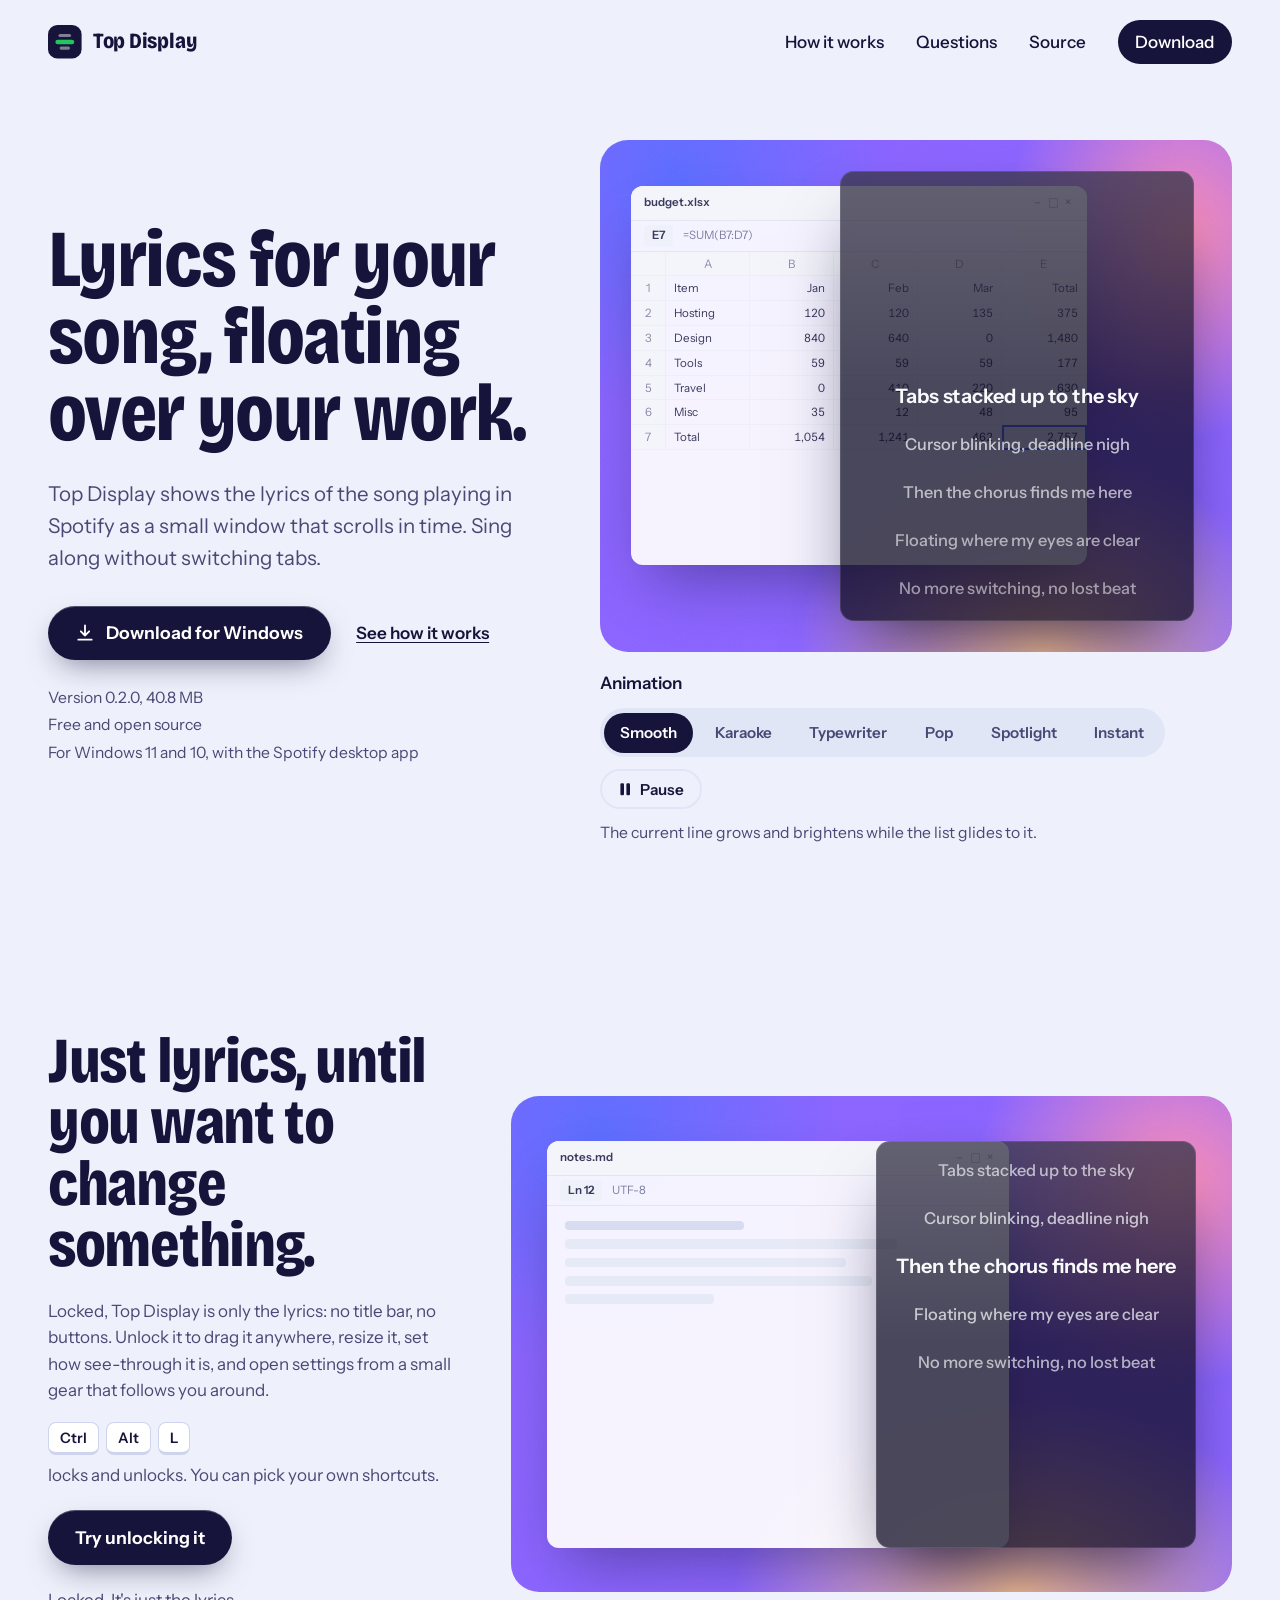
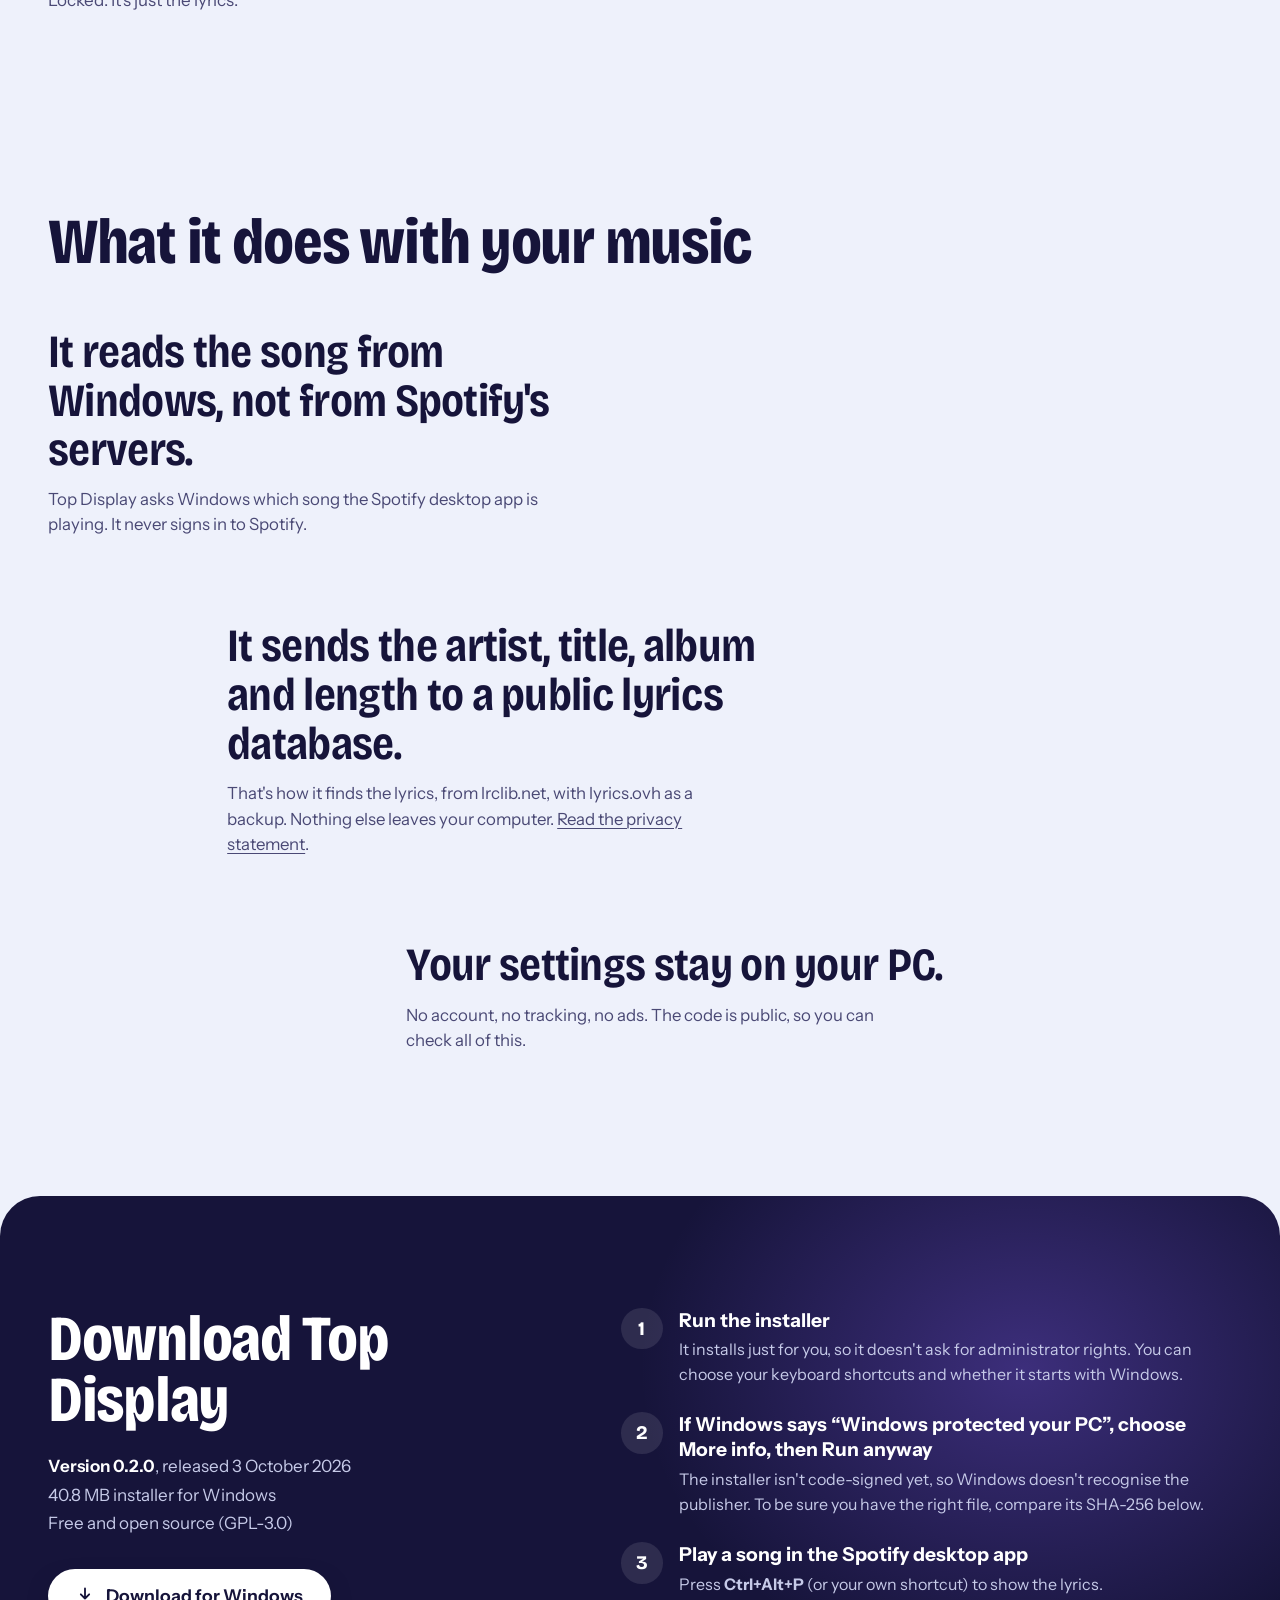
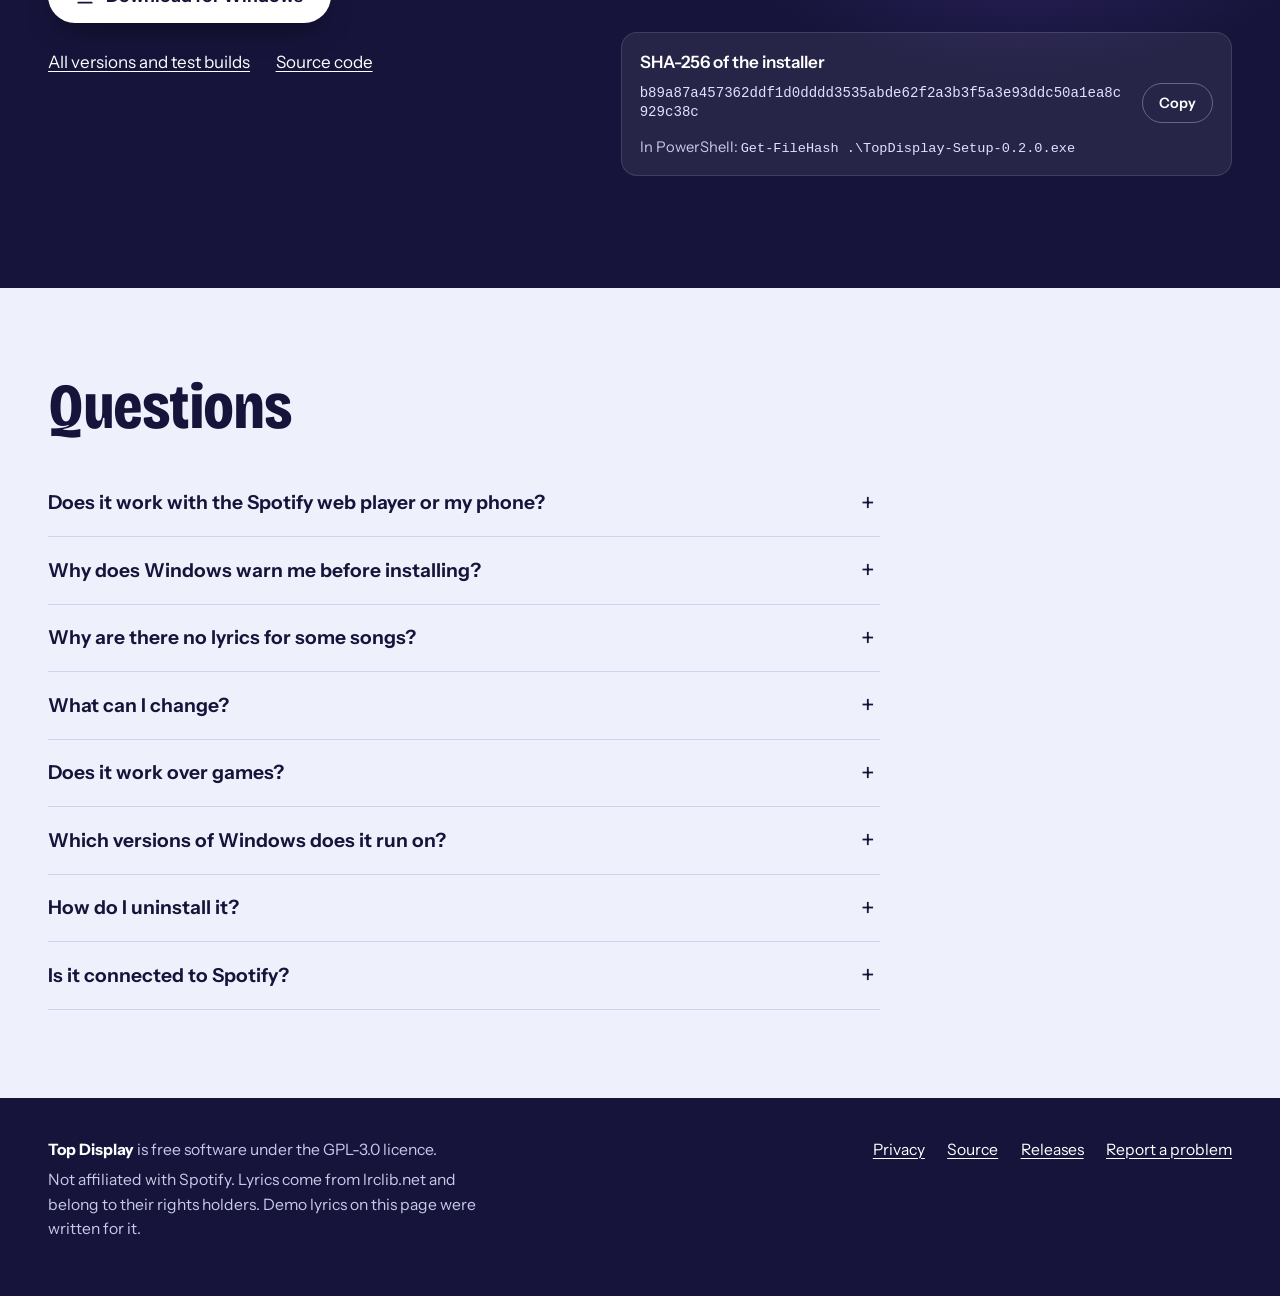
<file: site/index.html>
<!doctype html>
<html lang="en">
<head>
<meta charset="utf-8">
<meta name="viewport" content="width=device-width, initial-scale=1">
<title>Top Display: synced lyrics that float over your work</title>
<meta name="description" content="Top Display is a free Windows app that shows the lyrics of the song playing in Spotify as a small floating window, scrolling in time. Sing along without switching windows.">
<meta name="theme-color" content="#eef1fb">
<link rel="icon" href="assets/favicon.svg" type="image/svg+xml">
<link rel="preload" href="assets/fonts/display.woff2" as="font" type="font/woff2" crossorigin>
<link rel="stylesheet" href="assets/site.css">
<meta property="og:type" content="website">
<meta property="og:title" content="Top Display: synced lyrics that float over your work">
<meta property="og:description" content="A free Windows app that shows the lyrics of your Spotify song as a small floating window, scrolling in time.">
<meta property="og:image" content="https://top-display.vercel.app/assets/og.png">
<meta name="twitter:card" content="summary_large_image">
<script type="application/ld+json">
{"@context":"https://schema.org","@type":"SoftwareApplication","name":"Top Display","applicationCategory":"MultimediaApplication","operatingSystem":"Windows 10, Windows 11","offers":{"@type":"Offer","price":"0","priceCurrency":"USD"},"license":"https://www.gnu.org/licenses/gpl-3.0.html","codeRepository":"https://github.com/anant-agarwal12/top-display"}
</script>
</head>
<body>
<a class="skip" href="#main">Skip to content</a>

<header class="wrap top">
  <a class="brand" href="./" aria-label="Top Display, home">
    <svg viewBox="0 0 32 32" aria-hidden="true"><rect width="32" height="32" rx="9" fill="#16143a"/><rect x="10" y="8.5" width="12" height="3" rx="1.5" fill="#fff" opacity=".45"/><rect x="7" y="14" width="18" height="4.4" rx="2.2" fill="#22c55e"/><rect x="11" y="20.5" width="10" height="3" rx="1.5" fill="#fff" opacity=".45"/></svg>
    Top Display
  </a>
  <nav aria-label="Main">
    <a href="#make">How it works</a>
    <a href="#faq">Questions</a>
    <a href="https://github.com/anant-agarwal12/top-display">Source</a>
    <a class="pill" href="#download">Download</a>
  </nav>
</header>

<main id="main">

<!-- ===== hero: the product, running ===== -->
<section class="hero" aria-labelledby="h-hero">
  <div class="wrap hero__grid">
    <div class="hero__copy">
      <h1 id="h-hero">Lyrics for your song, floating over your work.</h1>
      <p class="hero__lede">Top Display shows the lyrics of the song playing in Spotify as a small window that scrolls in time. Sing along without switching tabs.</p>
      <div class="hero__actions">
        <a class="btn" href="https://github.com/anant-agarwal12/top-display/releases/latest" data-release-link>
          <svg viewBox="0 0 24 24" fill="none" stroke="currentColor" stroke-width="2.2" stroke-linecap="round" stroke-linejoin="round" aria-hidden="true"><path d="M12 3v12m0 0-5-5m5 5 5-5M4 20h16"/></svg>
          Download for Windows
        </a>
        <a class="link" href="#make">See how it works</a>
      </div>
      <ul class="hero__facts">
        <li>Version <span data-release="version">0.2.0</span>, <span data-release="size">40.8 MB</span></li>
        <li>Free and open source</li>
        <li>For Windows 11 and 10, with the Spotify desktop app</li>
      </ul>
    </div>

    <div class="hero__stage">
      <div class="stage" role="img" aria-label="Demo: the Top Display window floating over a spreadsheet, scrolling lyrics in time with a song.">
        <div class="work" aria-hidden="true">
          <div class="work__bar"><span>budget.xlsx</span><i>&ndash; &#9633; &times;</i></div>
          <div class="work__formula"><b>E7</b> <span>=SUM(B7:D7)</span></div>
          <div class="work__grid">
            <span class="h"></span><span class="h">A</span><span class="h">B</span><span class="h">C</span><span class="h">D</span><span class="h">E</span>
            <span class="h">1</span><span>Item</span><span class="n">Jan</span><span class="n">Feb</span><span class="n">Mar</span><span class="n">Total</span>
            <span class="h">2</span><span>Hosting</span><span class="n">120</span><span class="n">120</span><span class="n">135</span><span class="n">375</span>
            <span class="h">3</span><span>Design</span><span class="n">840</span><span class="n">640</span><span class="n">0</span><span class="n">1,480</span>
            <span class="h">4</span><span>Tools</span><span class="n">59</span><span class="n">59</span><span class="n">59</span><span class="n">177</span>
            <span class="h">5</span><span>Travel</span><span class="n">0</span><span class="n">410</span><span class="n">220</span><span class="n">630</span>
            <span class="h">6</span><span>Misc</span><span class="n">35</span><span class="n">12</span><span class="n">48</span><span class="n">95</span>
            <span class="h">7</span><span>Total</span><span class="n">1,054</span><span class="n">1,241</span><span class="n">462</span><span class="n sel">2,757</span>
          </div>
        </div>
        <div class="panel" aria-hidden="true">
          <div class="lyrics" id="demo" data-style="smooth" data-mode="none"><div class="track" id="demo-track"></div></div>
        </div>
      </div>
      <div class="controls">
        <span class="controls__label" id="style-label">Animation</span>
        <div class="seg" role="radiogroup" aria-labelledby="style-label" id="style-seg"></div>
        <button class="pause" type="button" id="pause" aria-pressed="false">
          <svg viewBox="0 0 12 12" fill="currentColor" aria-hidden="true" id="pause-icon"><rect x="2" y="1" width="3" height="10" rx="1"/><rect x="7" y="1" width="3" height="10" rx="1"/></svg>
          <span id="pause-text">Pause</span>
        </button>
        <p class="controls__hint" id="style-hint" aria-live="polite"></p>
      </div>
    </div>
  </div>
</section>

<!-- ===== unlock, move, settings ===== -->
<section class="section" id="make" aria-labelledby="h-make">
  <div class="wrap make__grid">
    <div class="make__copy">
      <h2 id="h-make">Just lyrics, until you want to change something.</h2>
      <p style="margin-top:1.4rem;color:var(--ink-soft)">Locked, Top Display is only the lyrics: no title bar, no buttons. Unlock it to drag it anywhere, resize it, set how see-through it is, and open settings from a small gear that follows you around.</p>
      <div class="keycaps" aria-label="Default shortcut">
        <span class="key">Ctrl</span><span class="key">Alt</span><span class="key">L</span>
      </div>
      <p style="color:var(--ink-soft);margin:0">locks and unlocks. You can pick your own shortcuts.</p>
      <button class="btn" type="button" id="unlock-btn" aria-pressed="false" style="margin-top:1.4rem">Try unlocking it</button>
      <p class="make__state" id="make-state" aria-live="polite">Locked. It's just the lyrics.</p>
    </div>

    <div class="stage stage--make stage--round" id="make-stage" data-unlocked="false">
      <div class="work" aria-hidden="true">
        <div class="work__bar"><span>notes.md</span><i>&ndash; &#9633; &times;</i></div>
        <div class="work__formula"><b>Ln 12</b> <span>UTF-8</span></div>
        <div style="padding:.9rem 1.1rem;display:grid;gap:.55rem;align-content:start">
          <span style="height:.6rem;width:42%;background:#d8dcf0;border-radius:4px"></span>
          <span style="height:.6rem;width:78%;background:#e6e9f6;border-radius:4px"></span>
          <span style="height:.6rem;width:66%;background:#e6e9f6;border-radius:4px"></span>
          <span style="height:.6rem;width:72%;background:#e6e9f6;border-radius:4px"></span>
          <span style="height:.6rem;width:35%;background:#e6e9f6;border-radius:4px"></span>
        </div>
      </div>
      <div class="dim" aria-hidden="true"></div>
      <div class="panel" aria-hidden="true">
        <div class="opacity-bar"></div>
        <div class="lyrics" data-mode="none" id="static-lyrics"><div class="track" style="--y:6px">
          <div class="line" style="--a:.66">Tabs stacked up to the sky</div>
          <div class="line" style="--a:.72">Cursor blinking, deadline nigh</div>
          <div class="line is-now" style="--a:1;--s:1.22">Then the chorus finds me here</div>
          <div class="line" style="--a:.72">Floating where my eyes are clear</div>
          <div class="line" style="--a:.66">No more switching, no lost beat</div>
        </div></div>
      </div>
      <button class="gear" type="button" id="gear" aria-label="Settings" aria-expanded="false" aria-controls="pane" tabindex="-1">
        <svg viewBox="-12 -12 24 24" aria-hidden="true"><defs><mask id="gm"><rect x="-12" y="-12" width="24" height="24" fill="#fff"/><circle r="3" fill="#000"/></mask></defs><g mask="url(#gm)" fill="currentColor"><circle r="6.6"/><g id="teeth"></g></g></svg>
      </button>
      <div class="pane" id="pane" hidden role="group" aria-label="Settings">
        <div class="cap">Now playing</div>
        <div class="song">Then the chorus finds me</div>
        <div class="artist">Demo lyrics</div>
        <div class="pane__tabs" role="tablist" aria-label="Settings pages">
          <button type="button" role="tab" aria-selected="true" data-tab="lyrics">Lyrics</button>
          <button type="button" role="tab" aria-selected="false" data-tab="keys">Shortcuts</button>
          <button type="button" role="tab" aria-selected="false" data-tab="general">General</button>
        </div>
        <div class="pane__page" data-page="lyrics">
          <div class="cap">Animation</div>
          <select id="pane-style" aria-label="Lyric animation style"></select>
          <div class="hint" id="pane-hint"></div>
        </div>
        <div class="pane__page" data-page="keys" hidden>
          <div class="cap">Keyboard shortcuts</div>
          <div class="row"><span>Start / stop</span><select aria-label="Start and stop, modifier keys"><option>Ctrl + Alt</option><option>Ctrl + Shift</option></select><select aria-label="Start and stop, key"><option>P</option></select></div>
          <div class="row"><span>Lock / unlock</span><select aria-label="Lock and unlock, modifier keys"><option>Ctrl + Alt</option><option>Ctrl + Shift</option></select><select aria-label="Lock and unlock, key"><option>L</option></select></div>
          <div class="hint">Change either one. If another program already uses it, you'll be told.</div>
        </div>
        <div class="pane__page" data-page="general" hidden>
          <div class="cap">Window</div>
          <button class="act" type="button">Reset window position and size</button>
          <div class="cap" style="margin-top:.5rem">Files</div>
          <button class="act" type="button">Open settings folder</button>
        </div>
        <button class="quit" type="button">Quit Top Display</button>
      </div>
    </div>
  </div>
</section>

<!-- ===== what it does and doesn't do ===== -->
<section class="plain" aria-labelledby="h-plain">
  <div class="wrap">
    <h2 id="h-plain" class="section__head" style="margin-bottom:clamp(2rem,5vw,3.5rem)">What it does with your music</h2>
    <div class="plain__list">
      <p class="plain__item">It reads the song from Windows, not from Spotify's servers.
        <small>Top Display asks Windows which song the Spotify desktop app is playing. It never signs in to Spotify.</small></p>
      <p class="plain__item">It sends the artist, title, album and length to a public lyrics database.
        <small>That's how it finds the lyrics, from lrclib.net, with lyrics.ovh as a backup. Nothing else leaves your computer. <a href="privacy.html">Read the privacy statement</a>.</small></p>
      <p class="plain__item">Your settings stay on your PC.
        <small>No account, no tracking, no ads. The code is public, so you can check all of this.</small></p>
    </div>
  </div>
</section>

<!-- ===== download ===== -->
<section class="night" id="download" aria-labelledby="h-dl">
  <div class="wrap night__grid">
    <div>
      <h2 id="h-dl">Download Top Display</h2>
      <div class="night__meta">
        <span><strong>Version <span data-release="version">0.2.0</span></strong>, released <span data-release="date">3 October 2026</span></span>
        <span><span data-release="size">40.8 MB</span> installer for Windows</span>
        <span>Free and open source (GPL-3.0)</span>
      </div>
      <a class="btn btn--light" href="https://github.com/anant-agarwal12/top-display/releases/latest" data-release-link>
        <svg viewBox="0 0 24 24" fill="none" stroke="currentColor" stroke-width="2.2" stroke-linecap="round" stroke-linejoin="round" aria-hidden="true"><path d="M12 3v12m0 0-5-5m5 5 5-5M4 20h16"/></svg>
        Download for Windows
      </a>
      <div class="night__links">
        <a href="https://github.com/anant-agarwal12/top-display/releases">All versions and test builds</a>
        <a href="https://github.com/anant-agarwal12/top-display">Source code</a>
      </div>
    </div>

    <div>
      <ol class="steps">
        <li>
          <div><h3>Run the installer</h3>
          <p>It installs just for you, so it doesn't ask for administrator rights. You can choose your keyboard shortcuts and whether it starts with Windows.</p></div>
        </li>
        <li>
          <div><h3>If Windows says &ldquo;Windows protected your PC&rdquo;, choose More info, then Run anyway</h3>
          <p>The installer isn't code-signed yet, so Windows doesn't recognise the publisher. To be sure you have the right file, compare its SHA-256 below.</p></div>
        </li>
        <li>
          <div><h3>Play a song in the Spotify desktop app</h3>
          <p>Press <strong>Ctrl+Alt+P</strong> (or your own shortcut) to show the lyrics.</p></div>
        </li>
      </ol>
      <div class="sha">
        <span class="sha__label" id="sha-label">SHA-256 of the installer</span>
        <div class="sha__row">
          <code id="sha" aria-labelledby="sha-label" data-release="sha">b89a87a457362ddf1d0dddd3535abde62f2a3b3f5a3e93ddc50a1ea8c929c38c</code>
          <button type="button" id="copy-sha">Copy</button>
        </div>
        <p style="margin:.8rem 0 0;font-size:.92rem">In PowerShell: <code style="flex:none;font-size:.85rem">Get-FileHash .\TopDisplay-Setup-<span data-release="version">0.2.0</span>.exe</code></p>
      </div>
    </div>
  </div>
</section>

<!-- ===== questions ===== -->
<section class="section" id="faq" aria-labelledby="h-faq">
  <div class="wrap">
    <h2 id="h-faq" class="section__head" style="margin-bottom:2rem">Questions</h2>
    <div class="faq">
      <details>
        <summary>Does it work with the Spotify web player or my phone?</summary>
        <div><p>No. Top Display reads the song from Windows, and only the Spotify desktop app reports it there. It doesn't see what you play on your phone or in a browser.</p></div>
      </details>
      <details>
        <summary>Why does Windows warn me before installing?</summary>
        <div><p>The installer isn't code-signed yet, and Windows warns about any file from a publisher it doesn't know. Check the SHA-256 above against your download to know it's unchanged. The source is public, and the installer is built from it.</p></div>
      </details>
      <details>
        <summary>Why are there no lyrics for some songs?</summary>
        <div><p>The lyrics come from a community database, lrclib.net. Newer, rarer or instrumental songs may not be in it yet. When that happens the window says so, and tries again later.</p></div>
      </details>
      <details>
        <summary>What can I change?</summary>
        <div><p>Unlock it with Ctrl+Alt+L and click the gear. You can pick the lyric animation, change both keyboard shortcuts, reset the window, and open the settings folder. The slider along the top sets how see-through the background is. At zero, it's just the text.</p></div>
      </details>
      <details>
        <summary>Does it work over games?</summary>
        <div><p>It stays on top of normal windows, including borderless windowed games. A game running in exclusive fullscreen can hide any overlay, this one included.</p></div>
      </details>
      <details>
        <summary>Which versions of Windows does it run on?</summary>
        <div><p>It's built for Windows 11 and should run on Windows 10, since it uses the system media session. It has only been tested on Windows 11 so far.</p></div>
      </details>
      <details>
        <summary>How do I uninstall it?</summary>
        <div><p>Open Settings, then Apps, find Top Display and uninstall. It asks whether to delete your settings and saved lyrics too.</p></div>
      </details>
      <details>
        <summary>Is it connected to Spotify?</summary>
        <div><p>No. Top Display is an independent project. It isn't made, endorsed or supported by Spotify. It's free software under the GPL-3.0 licence.</p></div>
      </details>
    </div>
  </div>
</section>

</main>

<footer class="foot">
  <div class="wrap">
    <div>
      <p><strong style="color:#fff">Top Display</strong> is free software under the GPL-3.0 licence.</p>
      <p>Not affiliated with Spotify. Lyrics come from lrclib.net and belong to their rights holders. Demo lyrics on this page were written for it.</p>
    </div>
    <nav aria-label="Footer">
      <a href="privacy.html">Privacy</a>
      <a href="https://github.com/anant-agarwal12/top-display">Source</a>
      <a href="https://github.com/anant-agarwal12/top-display/releases">Releases</a>
      <a href="https://github.com/anant-agarwal12/top-display/issues">Report a problem</a>
    </nav>
  </div>
</footer>

<script src="assets/demo.js" defer></script>
<script src="assets/download.js" defer></script>
</body>
</html>
</file>
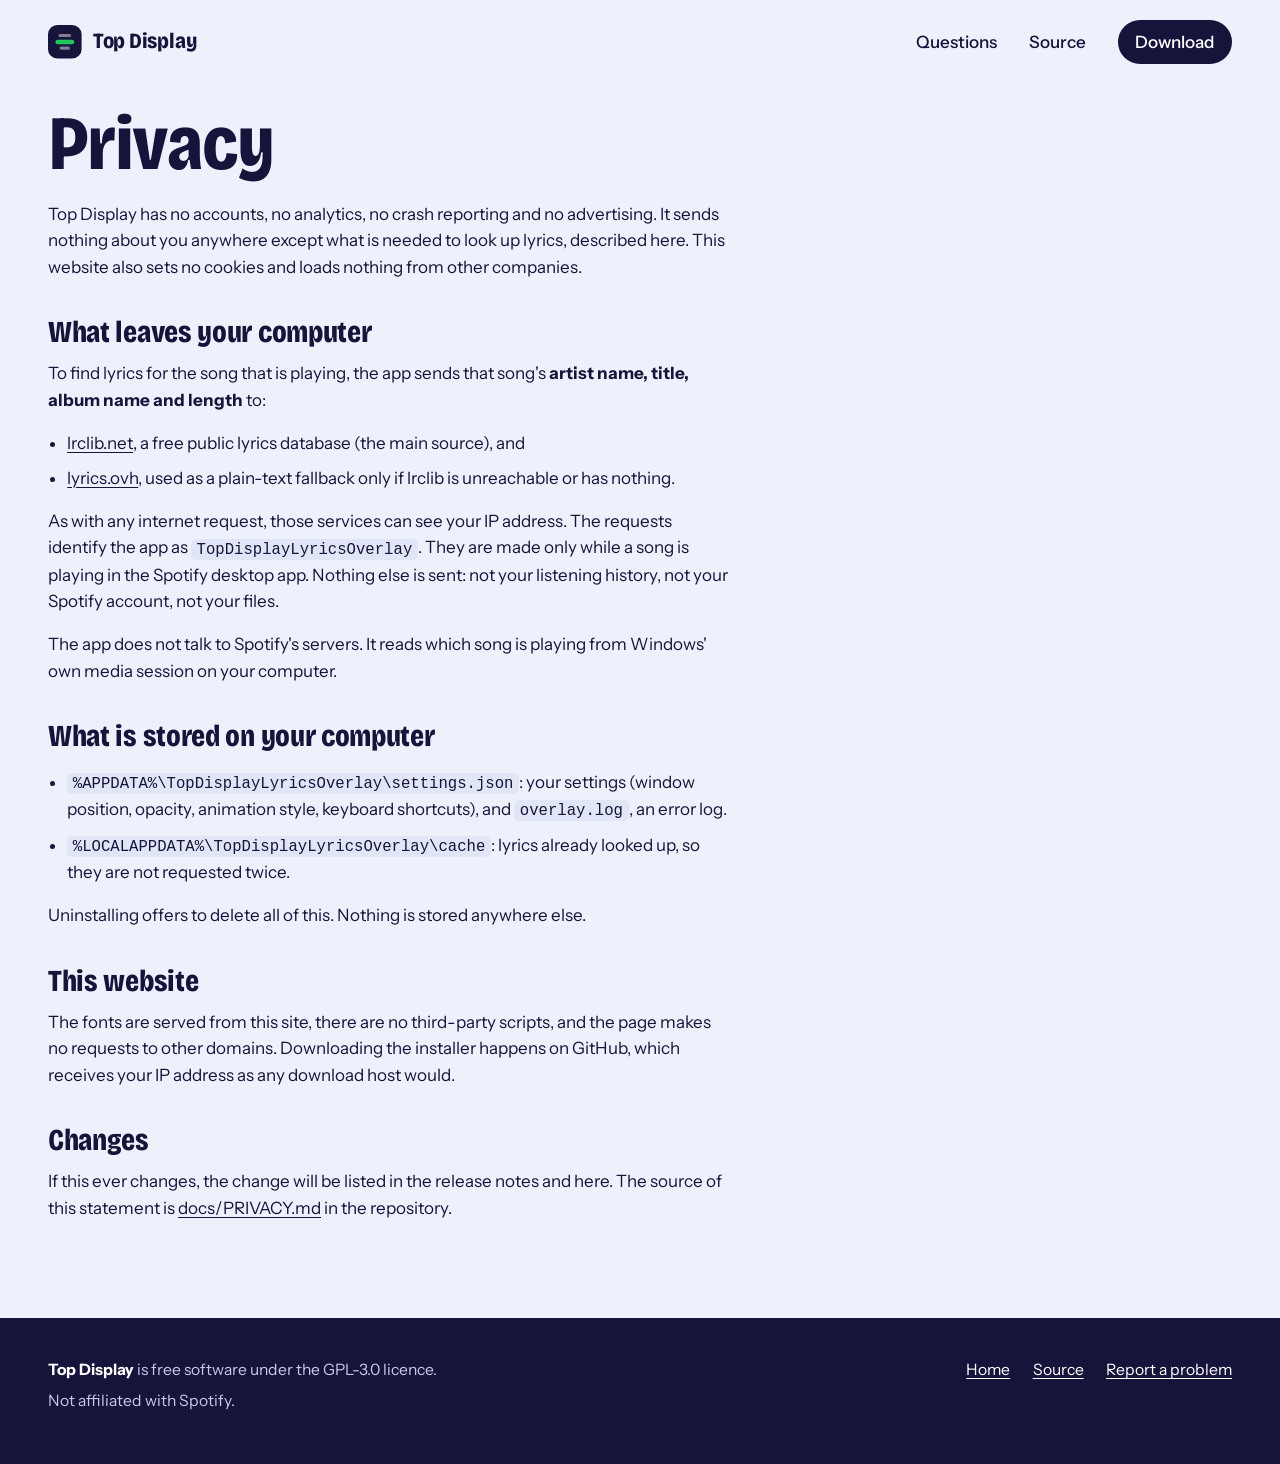
<file: site/privacy.html>
<!doctype html>
<html lang="en">
<head>
<meta charset="utf-8">
<meta name="viewport" content="width=device-width, initial-scale=1">
<title>Privacy: Top Display</title>
<meta name="description" content="What Top Display sends over the internet, and what it stores on your computer.">
<meta name="theme-color" content="#eef1fb">
<link rel="icon" href="assets/favicon.svg" type="image/svg+xml">
<link rel="preload" href="assets/fonts/display.woff2" as="font" type="font/woff2" crossorigin>
<link rel="stylesheet" href="assets/site.css">
</head>
<body>
<a class="skip" href="#main">Skip to content</a>
<header class="wrap top">
  <a class="brand" href="./" aria-label="Top Display, home">
    <svg viewBox="0 0 32 32" aria-hidden="true"><rect width="32" height="32" rx="9" fill="#16143a"/><rect x="10" y="8.5" width="12" height="3" rx="1.5" fill="#fff" opacity=".45"/><rect x="7" y="14" width="18" height="4.4" rx="2.2" fill="#22c55e"/><rect x="11" y="20.5" width="10" height="3" rx="1.5" fill="#fff" opacity=".45"/></svg>
    Top Display
  </a>
  <nav aria-label="Main"><a href="./#faq">Questions</a><a href="https://github.com/anant-agarwal12/top-display">Source</a><a class="pill" href="./#download">Download</a></nav>
</header>

<main id="main" class="wrap doc">
  <h1>Privacy</h1>
  <p>Top Display has no accounts, no analytics, no crash reporting and no advertising. It sends nothing about you anywhere except what is needed to look up lyrics, described here. This website also sets no cookies and loads nothing from other companies.</p>

  <h2>What leaves your computer</h2>
  <p>To find lyrics for the song that is playing, the app sends that song's <strong>artist name, title, album name and length</strong> to:</p>
  <ul>
    <li><a href="https://lrclib.net">lrclib.net</a>, a free public lyrics database (the main source), and</li>
    <li><a href="https://lyrics.ovh">lyrics.ovh</a>, used as a plain-text fallback only if lrclib is unreachable or has nothing.</li>
  </ul>
  <p>As with any internet request, those services can see your IP address. The requests identify the app as <code>TopDisplayLyricsOverlay</code>. They are made only while a song is playing in the Spotify desktop app. Nothing else is sent: not your listening history, not your Spotify account, not your files.</p>
  <p>The app does not talk to Spotify's servers. It reads which song is playing from Windows' own media session on your computer.</p>

  <h2>What is stored on your computer</h2>
  <ul>
    <li><code>%APPDATA%\TopDisplayLyricsOverlay\settings.json</code>: your settings (window position, opacity, animation style, keyboard shortcuts), and <code>overlay.log</code>, an error log.</li>
    <li><code>%LOCALAPPDATA%\TopDisplayLyricsOverlay\cache</code>: lyrics already looked up, so they are not requested twice.</li>
  </ul>
  <p>Uninstalling offers to delete all of this. Nothing is stored anywhere else.</p>

  <h2>This website</h2>
  <p>The fonts are served from this site, there are no third-party scripts, and the page makes no requests to other domains. Downloading the installer happens on GitHub, which receives your IP address as any download host would.</p>

  <h2>Changes</h2>
  <p>If this ever changes, the change will be listed in the release notes and here. The source of this statement is <a href="https://github.com/anant-agarwal12/top-display/blob/main/docs/PRIVACY.md">docs/PRIVACY.md</a> in the repository.</p>
</main>

<footer class="foot">
  <div class="wrap">
    <div><p><strong style="color:#fff">Top Display</strong> is free software under the GPL-3.0 licence.</p><p>Not affiliated with Spotify.</p></div>
    <nav aria-label="Footer"><a href="./">Home</a><a href="https://github.com/anant-agarwal12/top-display">Source</a><a href="https://github.com/anant-agarwal12/top-display/issues">Report a problem</a></nav>
  </div>
</footer>
</body>
</html>
</file>
<file: site/assets/site.css>
/* Top Display site. Tokens first, then base, then one block per section. */

@font-face {
  font-family: "Bricolage";
  src: url("fonts/display.woff2") format("woff2");
  font-weight: 200 800;
  font-stretch: 75% 100%;
  font-display: swap;
}
@font-face {
  font-family: "Instrument";
  src: url("fonts/body.woff2") format("woff2");
  font-weight: 400 700;
  font-stretch: 75% 100%;
  font-display: swap;
}

:root {
  /* palette */
  --daybreak: #eef1fb;      /* page */
  --daybreak-deep: #e1e6f7; /* wells and fields on the page */
  --ink: #16143a;           /* text, and the night section */
  --ink-soft: #4a4975;      /* secondary text, 7:1 on daybreak */
  --bloom-blue: #5b6cff;
  --bloom-violet: #8a63ff;
  --bloom-pink: #ff8fb8;
  --bloom-peach: #ffc59a;
  --glass: rgba(14, 12, 34, 0.74); /* the product's own panel */
  --sung: #22c55e;                 /* the product's karaoke fill: used only inside demos */
  --focus: #2740ff;

  /* type */
  --display: "Bricolage", "Segoe UI", system-ui, sans-serif;
  --body: "Instrument", "Segoe UI", system-ui, sans-serif;

  /* space and shape */
  --gutter: clamp(1rem, 4vw, 3rem);
  --measure: 62ch;
  --radius-stage: 28px;
  --radius-control: 12px;
}

*,
*::before,
*::after { box-sizing: border-box; }

html { -webkit-text-size-adjust: 100%; scroll-behavior: smooth; }
@media (prefers-reduced-motion: reduce) { html { scroll-behavior: auto; } }

body {
  margin: 0;
  background: var(--daybreak);
  color: var(--ink);
  font-family: var(--body);
  font-size: 1.0625rem;
  line-height: 1.55;
  -webkit-font-smoothing: antialiased;
  text-rendering: optimizeLegibility;
}

img, svg { display: block; max-width: 100%; }
a { color: inherit; text-decoration-thickness: 0.08em; text-underline-offset: 0.18em; }
a:hover { text-decoration-thickness: 0.14em; }
p { margin: 0 0 1em; max-width: var(--measure); }

:focus-visible { outline: 3px solid var(--focus); outline-offset: 3px; border-radius: 6px; }

.skip {
  position: absolute; left: var(--gutter); top: -4rem; z-index: 50;
  background: var(--ink); color: #fff; padding: 0.7rem 1rem; border-radius: 10px;
}
.skip:focus { top: 0.75rem; }

.wrap { width: min(100% - 2 * var(--gutter), 78rem); margin-inline: auto; }

h1, h2, h3 { font-family: var(--display); font-weight: 760; font-stretch: 78%; letter-spacing: -0.02em; margin: 0; line-height: 0.96; }
h1 { font-size: clamp(3rem, 6.3vw, 5.7rem); }
h2 { font-size: clamp(2.3rem, 5vw, 4.2rem); }
h3 { font-size: 1.5rem; line-height: 1.1; font-stretch: 90%; font-weight: 700; }

/* ---------- header ---------- */
.top { display: flex; align-items: center; justify-content: space-between; gap: 1.5rem; padding-block: 1.25rem; }
.brand { display: inline-flex; align-items: center; gap: 0.7rem; text-decoration: none; font-family: var(--display); font-weight: 760; font-stretch: 85%; font-size: 1.35rem; letter-spacing: -0.01em; }
.brand svg { width: 2.1rem; height: 2.1rem; }
.top nav { display: flex; align-items: center; gap: clamp(1rem, 3vw, 2rem); }
.top nav a { text-decoration: none; font-weight: 520; }
.top nav a:hover { text-decoration: underline; }
.top .pill { background: var(--ink); color: #fff; padding: 0.55rem 1.1rem; border-radius: 999px; }
.top .pill:hover { text-decoration: none; background: #26235a; }
@media (max-width: 640px) { .top nav a:not(.pill) { display: none; } }

/* ---------- buttons ---------- */
.btn {
  display: inline-flex; align-items: center; justify-content: center; gap: 0.7rem;
  min-height: 3.4rem; padding: 0.8rem 1.7rem; border-radius: 999px; border: 0; cursor: pointer;
  font: 650 1.1rem/1 var(--body); text-decoration: none;
  background: var(--ink); color: #fff;
  box-shadow: 0 1px 0 rgba(255,255,255,.25) inset, 0 12px 30px -10px rgba(22, 20, 58, .55);
  transition: transform 0.15s ease, box-shadow 0.15s ease, background 0.15s ease;
}
.btn:hover { background: #26235a; transform: translateY(-1px); text-decoration: none; }
.btn:active { transform: translateY(0); }
.btn svg { width: 1.25rem; height: 1.25rem; flex: none; }
.btn--light { background: #fff; color: var(--ink); box-shadow: 0 12px 30px -12px rgba(0, 0, 0, .6); }
.btn--light:hover { background: #f3f4ff; }
.link { font-weight: 600; }

/* ---------- hero ---------- */
.hero { padding-block: clamp(1.5rem, 5vw, 3.5rem) clamp(3rem, 8vw, 6rem); }
.hero__grid { display: grid; grid-template-columns: minmax(0, 5.3fr) minmax(0, 6.7fr); gap: clamp(2rem, 4vw, 4rem); align-items: center; }
.hero__lede { font-size: clamp(1.1rem, 1.6vw, 1.3rem); color: var(--ink-soft); margin-top: 1.6rem; max-width: 34ch; }
.hero__actions { display: flex; flex-wrap: wrap; align-items: center; gap: 1.2rem 1.6rem; margin-top: 2rem; }
.hero__facts { margin: 1.6rem 0 0; padding: 0; list-style: none; color: var(--ink-soft); font-size: 0.98rem; display: grid; gap: 0.2rem; }
@media (max-width: 960px) {
  .hero__grid { grid-template-columns: 1fr; }
}

/* ---------- the stage: a wallpaper with a work window under the product ---------- */
.stage {
  position: relative; overflow: hidden; isolation: isolate;
  border-radius: var(--radius-stage);
  min-height: clamp(26rem, 40vw, 33rem);
  background:
    radial-gradient(55% 75% at 12% 8%, var(--bloom-blue) 0%, transparent 62%),
    radial-gradient(45% 65% at 92% 18%, var(--bloom-pink) 0%, transparent 62%),
    radial-gradient(60% 60% at 70% 100%, var(--bloom-peach) 0%, transparent 65%),
    var(--bloom-violet);
}
.stage::after { /* a little film grain so the gradient feels printed, not generated */
  content: ""; position: absolute; inset: 0; z-index: 0; pointer-events: none; opacity: 0.18; mix-blend-mode: soft-light;
  background-image: url("data:image/svg+xml;utf8,<svg xmlns='http://www.w3.org/2000/svg' width='160' height='160'><filter id='n'><feTurbulence type='fractalNoise' baseFrequency='.9' numOctaves='2' stitchTiles='stitch'/></filter><rect width='100%' height='100%' filter='url(%23n)'/></svg>");
}
.stage--round { border-radius: var(--radius-stage); }

/* the work window: a quiet spreadsheet */
.work {
  position: absolute; z-index: 1; left: 5%; top: 9%; width: 72%; bottom: 17%;
  background: rgba(255, 255, 255, 0.92); border-radius: 12px; overflow: hidden;
  box-shadow: 0 30px 60px -20px rgba(22, 20, 58, 0.45);
  display: grid; grid-template-rows: 2.2rem 1.9rem 1fr;
  color: #3a3a5c; font-size: 0.72rem;
}
.work__bar { display: flex; align-items: center; justify-content: space-between; padding: 0 0.8rem; background: #f4f5fb; border-bottom: 1px solid #e3e5f3; font-weight: 600; }
.work__bar i { display: inline-flex; gap: 0.7rem; font-style: normal; color: #9a9bb8; letter-spacing: 0.2em; }
.work__formula { display: flex; align-items: center; gap: 0.6rem; padding: 0 0.8rem; border-bottom: 1px solid #e3e5f3; color: #7d7ea0; }
.work__formula b { font-weight: 600; color: #3a3a5c; padding: 0.1rem 0.5rem; background: #eef0fa; border-radius: 4px; }
.work__grid { display: grid; grid-template-columns: 2.2rem repeat(5, 1fr); grid-auto-rows: 1.55rem; overflow: hidden; }
.work__grid span { border-right: 1px solid #eceef8; border-bottom: 1px solid #eceef8; padding: 0.25rem 0.5rem; white-space: nowrap; overflow: hidden; }
.work__grid .h { background: #f4f5fb; color: #8b8cac; text-align: center; padding-inline: 0; }
.work__grid .n { text-align: right; font-variant-numeric: tabular-nums; }
.work__grid .sel { outline: 2px solid var(--bloom-blue); outline-offset: -2px; background: #eef0ff; }

/* ---------- the product: panel + lyrics ---------- */
.panel {
  position: absolute; z-index: 3; right: 6%; top: 6%; bottom: 6%; width: min(56%, 23.5rem);
  border-radius: 14px; overflow: hidden;
  background: var(--glass);
  box-shadow: 0 0 0 1px rgba(255,255,255,.1) inset, 0 40px 70px -24px rgba(10, 8, 40, 0.7);
  color: #f8fafc;
}
.panel::before { /* the soft light from the top edge */
  content: ""; position: absolute; inset: 0 0 50% 0; pointer-events: none;
  background: linear-gradient(to bottom, rgba(255,255,255,.14), transparent);
}
.lyrics { position: absolute; inset: 0; overflow: hidden; }
.track { position: absolute; left: 0; right: 0; top: 0; transform: translateY(var(--y, 0px)); transition: transform var(--scroll, 480ms) var(--scroll-ease, cubic-bezier(.215,.61,.355,1)); will-change: transform; }
.track.is-jump { transition: none; }
.line {
  height: 3rem; display: flex; align-items: center; justify-content: center; text-align: center;
  padding-inline: 1.1rem; font: 520 1.02rem/1.1 var(--body); white-space: nowrap;
  opacity: var(--a, 0.5);
  transform: scale(var(--s, 1));
  transition: opacity var(--emph, 280ms) var(--emph-ease, cubic-bezier(.215,.61,.355,1)), transform var(--emph, 280ms) var(--emph-ease, cubic-bezier(.215,.61,.355,1));
}
.line.is-now { font-weight: 640; }
.lyrics[data-mode="sweep"] .line {
  background-image: linear-gradient(90deg, var(--sung) calc(var(--p, 0) * 100%), #f8fafc calc(var(--p, 0) * 100%));
  -webkit-background-clip: text; background-clip: text; color: transparent;
}
.lyrics[data-mode="type"] .line { clip-path: inset(0 calc((1 - var(--t, 0)) * 100%) 0 0); }
.lyrics[data-style="instant"] .line, .lyrics[data-style="instant"] .track { transition: none; }

/* controls under the stage */
.controls { display: flex; flex-wrap: wrap; align-items: center; gap: 0.75rem 1rem; padding-top: 1.1rem; }
.controls__label { font-weight: 600; margin-right: 0.2rem; }
.seg { display: inline-flex; flex-wrap: wrap; gap: 0.35rem; padding: 0.3rem; background: var(--daybreak-deep); border-radius: 999px; }
.seg button {
  font: 600 0.95rem/1 var(--body); color: var(--ink-soft); background: transparent; border: 0; cursor: pointer;
  padding: 0.6rem 1rem; border-radius: 999px; min-height: 2.5rem; transition: background .15s, color .15s;
}
.seg button:hover { color: var(--ink); }
.seg button[aria-checked="true"] { background: var(--ink); color: #fff; }
.pause {
  display: inline-flex; align-items: center; gap: 0.5rem; min-height: 2.5rem; padding: 0.5rem 1rem; cursor: pointer;
  font: 600 0.95rem/1 var(--body); color: var(--ink); background: transparent; border: 2px solid var(--daybreak-deep); border-radius: 999px;
}
.pause:hover { border-color: var(--ink-soft); }
.pause svg { width: 0.9rem; height: 0.9rem; }
.controls__hint { flex-basis: 100%; margin: 0; color: var(--ink-soft); font-size: 0.98rem; min-height: 1.5em; }

/* ---------- section scaffolding ---------- */
.section { padding-block: clamp(3rem, 7vw, 5.5rem); }
.section__head { max-width: 46rem; margin-bottom: clamp(2rem, 4vw, 3.5rem); }
.section__head p { margin-top: 1.2rem; color: var(--ink-soft); font-size: 1.15rem; }

/* ---------- unlock / settings stage ---------- */
.make__grid { display: grid; grid-template-columns: minmax(0, 4fr) minmax(0, 7fr); gap: clamp(2rem, 4vw, 4rem); align-items: center; }
@media (max-width: 960px) { .make__grid { grid-template-columns: 1fr; } }
.make__copy .btn { margin-top: 0.6rem; }
.keycaps { display: flex; flex-wrap: wrap; gap: 0.4rem; margin: 1.2rem 0 0.4rem; }
.key { font: 600 0.9rem/1 var(--body); padding: 0.45rem 0.7rem; border-radius: 8px; background: #fff; border: 1px solid #cfd4ee; border-bottom-width: 3px; }
.make__state { margin-top: 1.4rem; color: var(--ink-soft); min-height: 3.2em; }

.stage--make { min-height: clamp(26rem, 40vw, 31rem); }
.stage--make .work { left: 5%; width: 64%; top: 9%; bottom: 9%; }
.stage--make .panel { right: 5%; left: auto; top: 9%; bottom: 9%; width: min(46%, 20rem); transition: box-shadow .25s ease; }
.stage--make .panel .lyrics { --y: 0px; }
.dim { position: absolute; inset: 0; z-index: 2; background: rgba(8, 6, 28, 0.55); opacity: 0; pointer-events: none; transition: opacity .3s ease; }
.opacity-bar { position: absolute; z-index: 4; left: 1rem; right: 1rem; top: 0.75rem; height: 0.35rem; border-radius: 99px; background: rgba(255,255,255,.28); opacity: 0; transition: opacity .25s ease; }
.opacity-bar::after { content: ""; position: absolute; left: 55%; top: 50%; width: 0.8rem; height: 0.8rem; border-radius: 50%; background: #fff; transform: translate(-50%, -50%); box-shadow: 0 0 0 2px #60a5fa; }
.opacity-bar::before { content: ""; position: absolute; left: 0; top: 0; bottom: 0; width: 55%; border-radius: 99px; background: #60a5fa; }
.stage--make .panel::after { content: ""; position: absolute; inset: 0; border-radius: 14px; border: 2px solid #60a5fa; opacity: 0; transition: opacity .25s ease; pointer-events: none; }
.stage--make[data-unlocked="true"] .dim { opacity: 1; }
.stage--make[data-unlocked="true"] .opacity-bar { opacity: 1; }
.stage--make[data-unlocked="true"] .panel::after { opacity: 1; }

.gear {
  position: absolute; z-index: 5; left: 2.5%; top: 42%; width: 2.9rem; height: 2.9rem; border-radius: 50%;
  display: grid; place-items: center; cursor: pointer; border: 1.5px solid rgba(255,255,255,.2);
  background: rgba(20, 18, 46, .94); color: #b4b8d6;
  opacity: 0; transform: scale(.6); pointer-events: none;
  transition: opacity .2s ease, transform .35s cubic-bezier(.3, 1.6, .5, 1), color .15s, border-color .15s;
}
.gear svg { width: 1.3rem; height: 1.3rem; }
.stage--make[data-unlocked="true"] .gear { opacity: 1; transform: scale(1); pointer-events: auto; }
.gear:hover, .gear[aria-expanded="true"] { color: #fff; border-color: #60a5fa; }

.pane {
  position: absolute; z-index: 5; left: calc(2.5% + 3.4rem); top: 14%; width: 17.5rem; padding: 1rem;
  border-radius: 14px; background: rgba(20, 18, 46, .97); border: 1px solid rgba(255,255,255,.16);
  color: #f1f3ff; font-size: 0.82rem; line-height: 1.35;
  box-shadow: 0 30px 60px -20px rgba(0, 0, 20, .8);
  transform-origin: left top; animation: pane-in .22s ease-out;
}
.pane[hidden] { display: none; }
@keyframes pane-in { from { opacity: 0; transform: translateX(-6px) scale(.98); } }
@media (prefers-reduced-motion: reduce) { .pane { animation: none; } .gear { transition: none; } }
.pane .cap { font-size: 0.64rem; letter-spacing: .12em; color: #9aa0c8; margin-bottom: .2rem; text-transform: uppercase; }
.pane .song { font-weight: 650; font-size: .98rem; }
.pane .artist { color: #a3a8cf; }
.pane__tabs { display: flex; gap: .15rem; margin: .8rem 0; padding: .2rem; border-radius: 10px; background: rgba(255,255,255,.07); }
.pane__tabs button { flex: 1; font: 600 .78rem/1 var(--body); padding: .5rem 0; border: 0; border-radius: 8px; background: transparent; color: #a3a8cf; cursor: pointer; }
.pane__tabs button[aria-selected="true"] { background: rgba(255,255,255,.16); color: #fff; }
.pane__page { min-height: 7.4rem; }
.pane select { width: 100%; margin: .35rem 0 .5rem; padding: .5rem .6rem; border-radius: 8px; color: #fff; background: rgba(255,255,255,.1); border: 1px solid rgba(255,255,255,.18); font: 500 .85rem var(--body); }
.pane select option { color: #111; }
.pane .hint { color: #a3a8cf; font-size: .76rem; }
.pane .row { display: grid; grid-template-columns: 5.2rem 1fr 3.4rem; gap: .35rem; align-items: center; margin-bottom: .45rem; }
.pane .row select { margin: 0; padding: .4rem .4rem; font-size: .76rem; }
.pane .act { width: 100%; text-align: left; margin-bottom: .45rem; padding: .5rem .6rem; border-radius: 8px; color: #fff; background: rgba(255,255,255,.08); border: 1px solid rgba(255,255,255,.16); font: 500 .8rem var(--body); cursor: pointer; }
.pane .quit { width: 100%; margin-top: .7rem; padding: .55rem; border-radius: 8px; color: #fff; background: rgba(255,255,255,.08); border: 1px solid rgba(255,255,255,.16); font: 650 .82rem var(--body); cursor: pointer; }
.pane .quit:hover { background: rgba(239, 68, 68, .85); border-color: transparent; }
@media (max-width: 640px) { .pane { left: 6%; top: auto; bottom: 4%; width: 88%; } .gear { top: 8%; } }

/* ---------- what it does and doesn't do ---------- */
.plain { padding-block: clamp(2rem, 5vw, 4rem) clamp(3.5rem, 8vw, 6rem); }
.plain__list { display: grid; gap: clamp(1.6rem, 3vw, 2.4rem); }
.plain__item { font-family: var(--display); font-weight: 650; font-stretch: 82%; font-size: clamp(1.7rem, 3.6vw, 2.9rem); line-height: 1.06; letter-spacing: -0.015em; max-width: 24ch; }
.plain__item small { display: block; margin-top: 0.8rem; font: 400 1.05rem/1.5 var(--body); color: var(--ink-soft); letter-spacing: 0; max-width: 46ch; }
.plain__item:nth-child(2) { margin-left: clamp(0rem, 14vw, 12rem); }
.plain__item:nth-child(3) { margin-left: clamp(0rem, 28vw, 24rem); }

/* ---------- download (the night slab) ---------- */
.night { background: var(--ink); color: #f1f3ff; border-radius: 40px 40px 0 0; padding-block: clamp(3.5rem, 9vw, 7rem); position: relative; overflow: hidden; }
.night::before { content: ""; position: absolute; inset: -20% -10% auto auto; width: 60%; height: 90%; pointer-events: none; opacity: .55;
  background: radial-gradient(closest-side, rgba(138, 99, 255, .6), transparent); }
.night__grid { position: relative; display: grid; grid-template-columns: minmax(0, 5fr) minmax(0, 6fr); gap: clamp(2rem, 5vw, 5rem); }
@media (max-width: 960px) { .night__grid { grid-template-columns: 1fr; } }
.night h2 { color: #fff; }
.night p { color: #c6cae8; }
.night__meta { margin: 1.4rem 0 2rem; display: grid; gap: .15rem; color: #c6cae8; }
.night__meta strong { color: #fff; font-weight: 650; }
.steps { margin: 0; padding: 0; list-style: none; counter-reset: s; display: grid; gap: 1.6rem; }
.steps li { counter-increment: s; display: grid; grid-template-columns: 2.6rem 1fr; gap: 1rem; }
.steps li::before { content: counter(s); font: 760 1.2rem/2.6rem var(--display); text-align: center; width: 2.6rem; height: 2.6rem; border-radius: 50%; background: rgba(255,255,255,.1); color: #fff; }
.steps h3 { font: 700 1.2rem/1.3 var(--body); letter-spacing: 0; margin-bottom: .3rem; color: #fff; }
.steps p { margin: 0; font-size: 1rem; }
.sha { margin-top: 2.2rem; padding: 1rem 1.1rem; border-radius: 16px; background: rgba(255,255,255,.07); border: 1px solid rgba(255,255,255,.12); }
.sha__label { font-weight: 600; color: #fff; margin-bottom: .5rem; display: block; }
.sha__row { display: flex; gap: .8rem; align-items: center; flex-wrap: wrap; }
.sha code { font: 500 .88rem/1.4 ui-monospace, "Cascadia Mono", Consolas, monospace; word-break: break-all; color: #dfe2ff; flex: 1 1 18rem; }
.sha button { font: 600 .9rem/1 var(--body); padding: .6rem 1rem; border-radius: 999px; border: 1px solid rgba(255,255,255,.3); color: #fff; background: transparent; cursor: pointer; min-height: 2.5rem; }
.sha button:hover { background: rgba(255,255,255,.12); }
.night__links { margin-top: 1.6rem; display: flex; flex-wrap: wrap; gap: .6rem 1.6rem; position: relative; }
.night a { color: #fff; }
.night .btn--light { color: var(--ink); }
.night :focus-visible { outline-color: #b9c2ff; }

/* ---------- faq ---------- */
.faq { max-width: 52rem; }
.faq details { border-bottom: 1px solid #cfd4ee; padding-block: 0.2rem; }
.faq summary { cursor: pointer; font: 650 1.2rem/1.3 var(--body); padding: 1.1rem 2.5rem 1.1rem 0; position: relative; list-style: none; }
.faq summary::-webkit-details-marker { display: none; }
.faq summary::after { content: "+"; position: absolute; right: .3rem; top: 50%; transform: translateY(-50%); font-size: 1.6rem; font-weight: 400; transition: transform .2s; }
.faq details[open] summary::after { transform: translateY(-50%) rotate(45deg); }
.faq details > div { padding: 0 0 1.3rem; color: var(--ink-soft); }
.faq details > div p { margin-bottom: .7em; }
@media (prefers-reduced-motion: reduce) { .faq summary::after { transition: none; } }

/* ---------- footer ---------- */
.foot { background: var(--ink); color: #c6cae8; padding-block: 2.5rem 3rem; font-size: .98rem; }
.foot .wrap { display: flex; flex-wrap: wrap; justify-content: space-between; gap: 1.2rem 3rem; }
.foot p { margin: 0 0 .4rem; max-width: 46ch; }
.foot nav { display: flex; flex-wrap: wrap; gap: .4rem 1.4rem; }
.foot a { color: #fff; }
.foot :focus-visible { outline-color: #b9c2ff; }

/* ---------- document pages (privacy) ---------- */
.doc { padding-block: 1.5rem 5rem; }
.doc h1 { font-size: clamp(2.8rem, 6vw, 4.8rem); margin-bottom: 1.2rem; }
.doc h2 { font-size: 1.9rem; margin: 2.4rem 0 0.8rem; letter-spacing: -0.01em; }
.doc ul { padding-left: 1.2rem; max-width: var(--measure); }
.doc li { margin-bottom: .5em; }
.doc code { background: var(--daybreak-deep); padding: .1rem .35rem; border-radius: 5px; font-size: .92em; }

/* ---------- phones ---------- */
@media (max-width: 700px) {
  .panel { right: 4%; width: 82%; }
  .work { left: 4%; width: 74%; }
  .stage--make .work { left: 4%; width: 72%; }
  .stage--make .panel { right: 4%; width: 74%; }
  .line { font-size: 0.86rem; padding-inline: 0.5rem; }
  .plain__item:nth-child(2), .plain__item:nth-child(3) { margin-left: 0; }
  .work__grid { grid-template-columns: 1.6rem repeat(5, 1fr); }
  .work__grid span { padding-inline: 0.3rem; }
  .btn { width: 100%; }
  .hero__actions { flex-direction: column; align-items: flex-start; }
}
</file>
